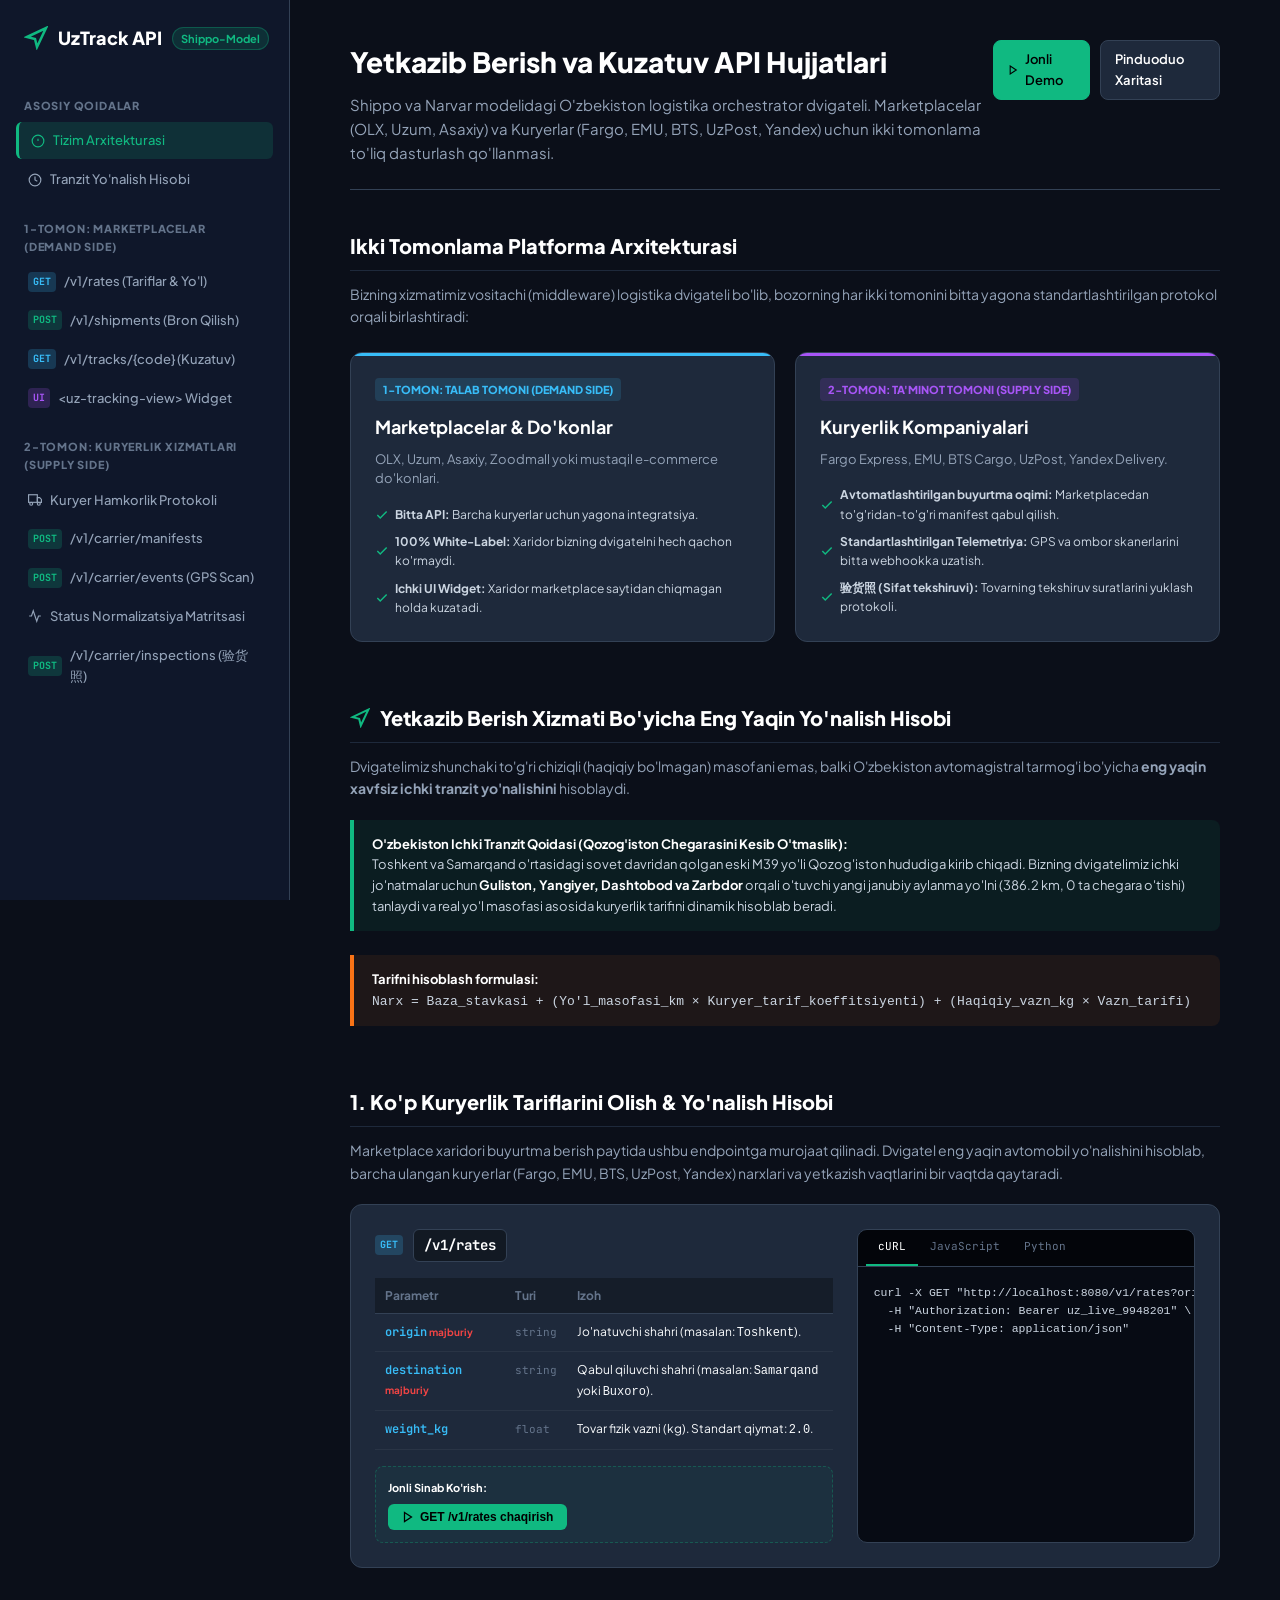
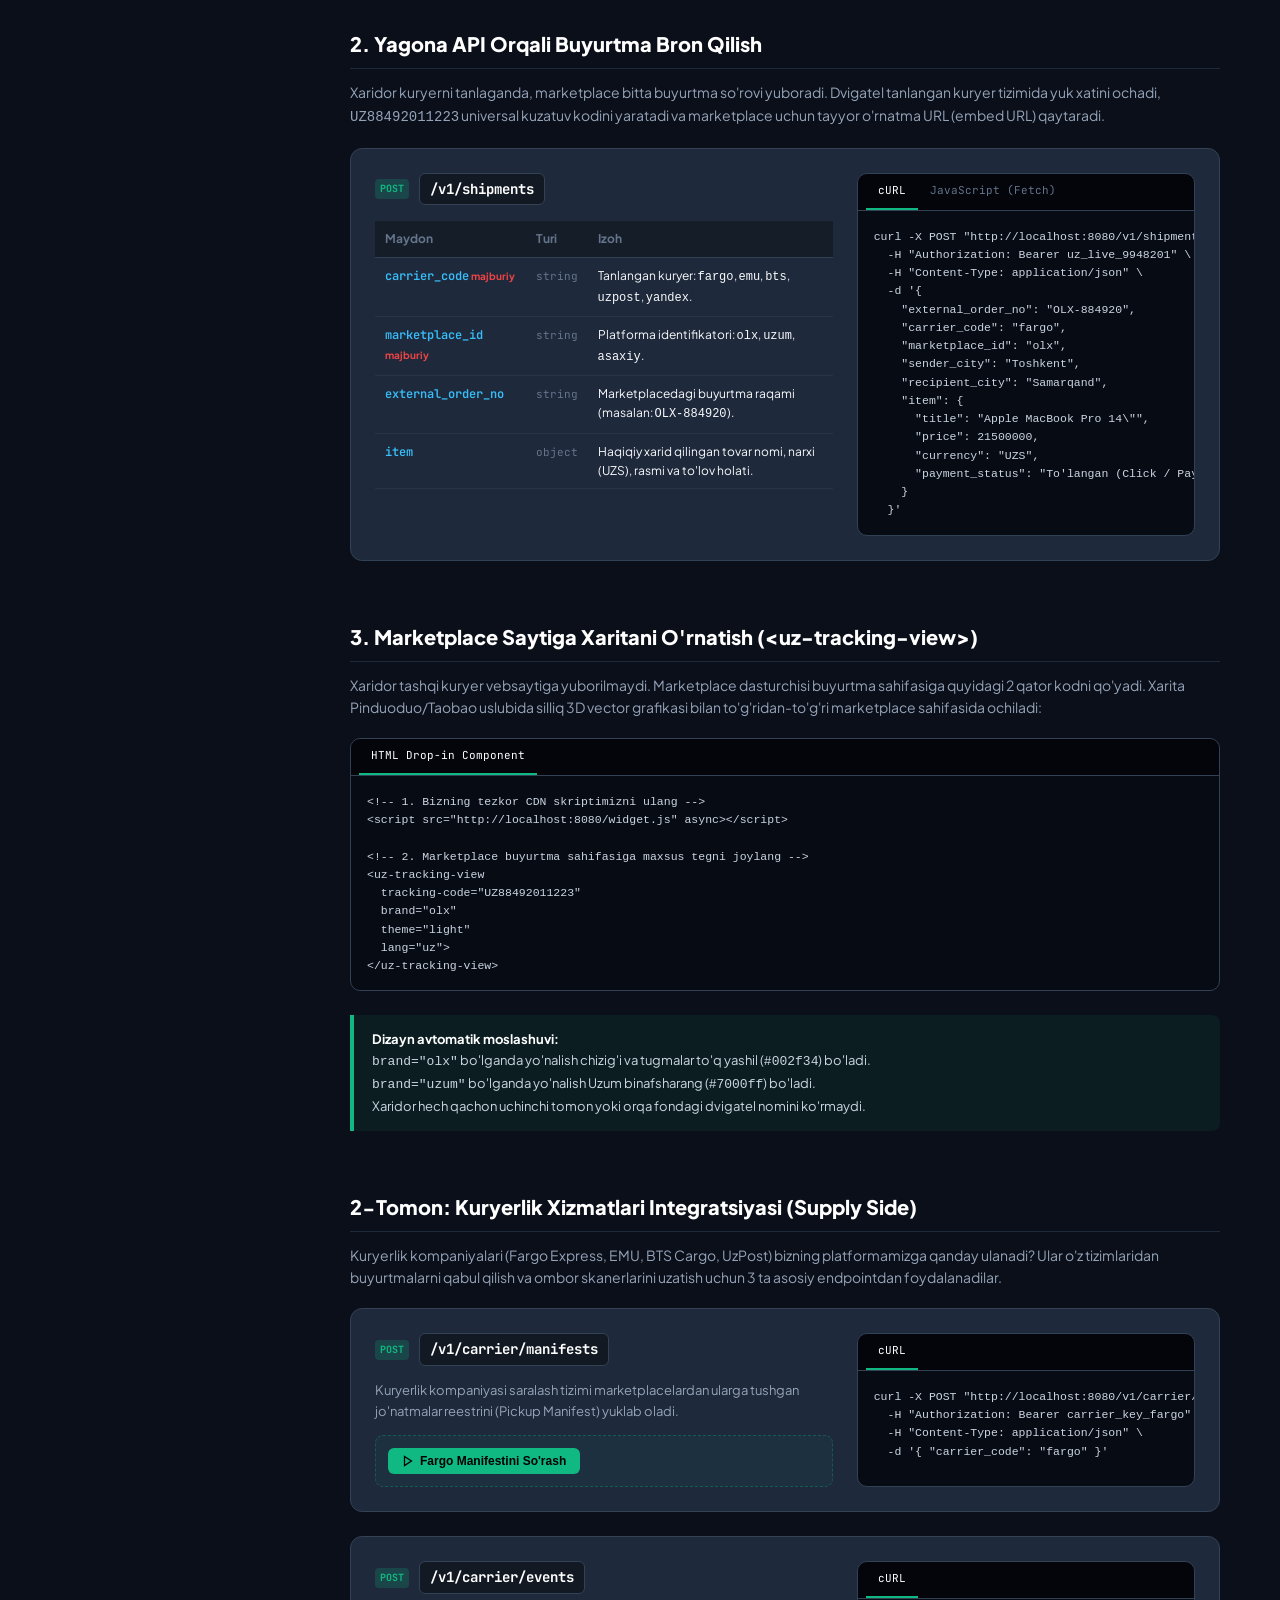
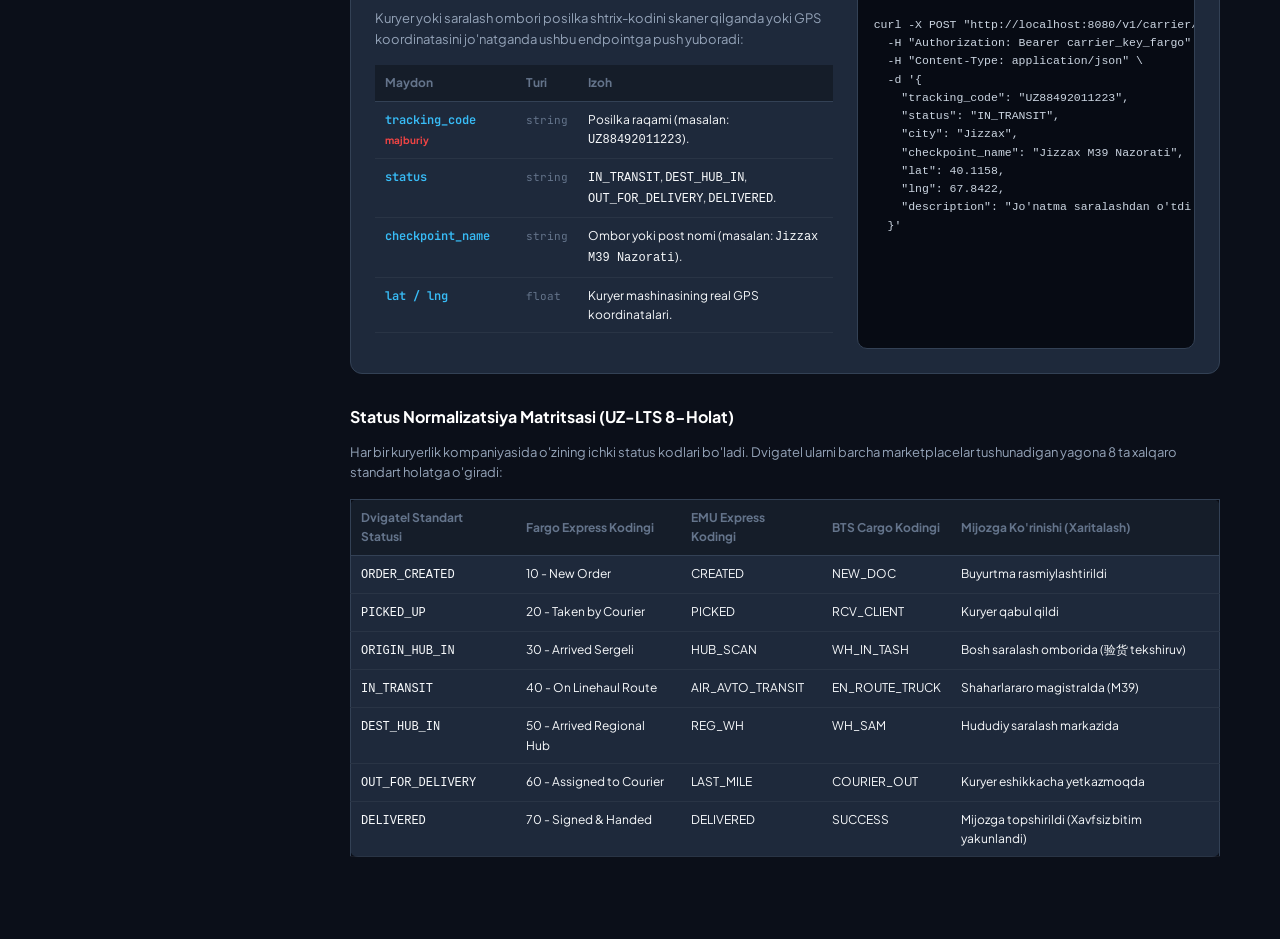
<file: public/docs.html>
<!DOCTYPE html>
<html lang="uz">
<head>
  <meta charset="UTF-8">
  <meta name="viewport" content="width=device-width, initial-scale=1.0">
  <title>UzTrack Developer Documentation | Multi-Carrier Shipping & Tracking API</title>
  <meta name="description" content="Complete Shippo-style API and integration documentation for Marketplaces (Demand Side) and Logistics Couriers (Supply Side) in Uzbekistan.">
  <link rel="preconnect" href="https://fonts.googleapis.com">
  <link rel="preconnect" href="https://fonts.gstatic.com" crossorigin>
  <link href="https://fonts.googleapis.com/css2?family=Plus+Jakarta+Sans:wght@400;500;600;700;800&family=JetBrains+Mono:wght@400;500;600&display=swap" rel="stylesheet">
  <style>
    :root {
      --bg-page: #0b0f19;
      --bg-sidebar: #0f172a;
      --bg-card: #1e293b;
      --bg-code: #070b14;
      --border-color: #334155;
      --border-subtle: #1e293b;
      --text-main: #f8fafc;
      --text-muted: #94a3b8;
      --text-dim: #64748b;
      --accent: #10b981;
      --accent-hover: #059669;
      --accent-glow: rgba(16, 185, 129, 0.15);
      --brand-blue: #38bdf8;
      --brand-purple: #a855f7;
      --brand-orange: #f97316;
      --font-sans: 'Plus Jakarta Sans', -apple-system, BlinkMacSystemFont, sans-serif;
      --font-mono: 'JetBrains Mono', monospace;
    }

    * { box-sizing: border-box; margin: 0; padding: 0; }
    body {
      background-color: var(--bg-page);
      color: var(--text-main);
      font-family: var(--font-sans);
      font-size: 14px;
      line-height: 1.6;
      display: flex;
      min-height: 100vh;
    }

    /* Sidebar Navigation */
    .sidebar {
      width: 290px;
      background: var(--bg-sidebar);
      border-right: 1px solid var(--border-color);
      height: 100vh;
      position: sticky;
      top: 0;
      overflow-y: auto;
      display: flex;
      flex-direction: column;
      flex-shrink: 0;
      padding: 24px 16px;
    }

    .brand-logo {
      display: flex;
      align-items: center;
      gap: 10px;
      text-decoration: none;
      color: #fff;
      font-size: 18px;
      font-weight: 800;
      margin-bottom: 24px;
      padding-left: 8px;
    }

    .brand-badge {
      background: var(--accent-glow);
      color: var(--accent);
      border: 1px solid rgba(16, 185, 129, 0.3);
      font-size: 11px;
      padding: 2px 8px;
      border-radius: 12px;
      font-weight: 700;
    }

    .nav-group-title {
      font-size: 11px;
      font-weight: 800;
      text-transform: uppercase;
      letter-spacing: 0.8px;
      color: var(--text-dim);
      margin: 20px 8px 8px 8px;
    }

    .nav-link {
      display: flex;
      align-items: center;
      gap: 8px;
      padding: 8px 12px;
      color: var(--text-muted);
      text-decoration: none;
      border-radius: 6px;
      font-weight: 500;
      font-size: 13px;
      transition: all 0.15s ease;
      margin-bottom: 2px;
    }

    .nav-link:hover, .nav-link.active {
      background: rgba(255, 255, 255, 0.06);
      color: #fff;
    }

    .nav-link.active {
      border-left: 3px solid var(--accent);
      color: var(--accent);
      background: var(--accent-glow);
    }

    .nav-method {
      font-family: var(--font-mono);
      font-size: 10px;
      font-weight: 700;
      padding: 2px 5px;
      border-radius: 4px;
    }

    .method-get { background: rgba(56, 189, 248, 0.2); color: var(--brand-blue); }
    .method-post { background: rgba(16, 185, 129, 0.2); color: var(--accent); }
    .method-ui { background: rgba(168, 85, 247, 0.2); color: var(--brand-purple); }

    /* Main Content Area */
    .main-content {
      flex: 1;
      padding: 40px 60px;
      max-width: 1200px;
      overflow-y: auto;
    }

    .doc-header {
      border-bottom: 1px solid var(--border-color);
      padding-bottom: 24px;
      margin-bottom: 40px;
      display: flex;
      justify-content: space-between;
      align-items: flex-start;
    }

    .doc-title {
      font-size: 28px;
      font-weight: 800;
      color: #fff;
      margin-bottom: 8px;
    }

    .doc-subtitle {
      font-size: 15px;
      color: var(--text-muted);
      max-width: 780px;
      line-height: 1.6;
    }

    .header-links {
      display: flex;
      gap: 10px;
    }

    .btn-portal {
      display: inline-flex;
      align-items: center;
      gap: 6px;
      background: var(--bg-card);
      border: 1px solid var(--border-color);
      color: #fff;
      text-decoration: none;
      padding: 8px 14px;
      border-radius: 8px;
      font-size: 13px;
      font-weight: 600;
      transition: all 0.2s;
    }

    .btn-portal:hover {
      background: rgba(255, 255, 255, 0.1);
      border-color: #64748b;
    }

    .btn-portal.primary {
      background: var(--accent);
      color: #000;
      border-color: var(--accent);
    }
    .btn-portal.primary:hover {
      background: var(--accent-hover);
    }

    /* Architecture Grid */
    .arch-card-grid {
      display: grid;
      grid-template-columns: 1fr 1fr;
      gap: 20px;
      margin: 24px 0 40px 0;
    }

    .arch-box {
      background: var(--bg-card);
      border: 1px solid var(--border-color);
      border-radius: 12px;
      padding: 24px;
      position: relative;
      overflow: hidden;
    }

    .arch-box::before {
      content: '';
      position: absolute;
      top: 0;
      left: 0;
      right: 0;
      height: 3px;
    }

    .arch-box.demand::before { background: var(--brand-blue); }
    .arch-box.supply::before { background: var(--brand-purple); }

    .arch-badge {
      display: inline-block;
      font-size: 11px;
      font-weight: 800;
      text-transform: uppercase;
      padding: 3px 8px;
      border-radius: 4px;
      margin-bottom: 12px;
    }

    .demand-badge { background: rgba(56, 189, 248, 0.15); color: var(--brand-blue); }
    .supply-badge { background: rgba(168, 85, 247, 0.15); color: var(--brand-purple); }

    .arch-box h3 {
      font-size: 18px;
      font-weight: 700;
      margin-bottom: 8px;
      color: #fff;
    }

    .arch-box p {
      font-size: 13px;
      color: var(--text-muted);
      margin-bottom: 16px;
      line-height: 1.5;
    }

    .arch-list {
      list-style: none;
      display: flex;
      flex-direction: column;
      gap: 8px;
      font-size: 12px;
    }

    .arch-list li {
      display: flex;
      align-items: center;
      gap: 6px;
      color: #cbd5e1;
    }

    .arch-list li svg { color: var(--accent); flex-shrink: 0; }

    /* Section Styling */
    .doc-section {
      margin-bottom: 60px;
      scroll-margin-top: 40px;
    }

    .section-title {
      font-size: 20px;
      font-weight: 800;
      color: #fff;
      display: flex;
      align-items: center;
      gap: 10px;
      margin-bottom: 12px;
      padding-bottom: 8px;
      border-bottom: 1px solid var(--border-subtle);
    }

    .section-desc {
      font-size: 14px;
      color: var(--text-muted);
      margin-bottom: 20px;
      line-height: 1.6;
    }

    /* Two Column Endpoint Layout */
    .endpoint-container {
      display: grid;
      grid-template-columns: 1.15fr 0.85fr;
      gap: 24px;
      background: var(--bg-card);
      border: 1px solid var(--border-color);
      border-radius: 12px;
      padding: 24px;
      margin-bottom: 24px;
    }

    .endpoint-header {
      display: flex;
      align-items: center;
      gap: 10px;
      margin-bottom: 14px;
    }

    .endpoint-path {
      font-family: var(--font-mono);
      font-weight: 700;
      font-size: 14px;
      color: #fff;
      background: rgba(0, 0, 0, 0.4);
      padding: 4px 10px;
      border-radius: 6px;
      border: 1px solid var(--border-color);
    }

    .param-table {
      width: 100%;
      border-collapse: collapse;
      margin: 16px 0;
      font-size: 12px;
    }

    .param-table th {
      text-align: left;
      padding: 8px 10px;
      background: rgba(0, 0, 0, 0.3);
      color: var(--text-dim);
      font-weight: 700;
      border-bottom: 1px solid var(--border-color);
    }

    .param-table td {
      padding: 8px 10px;
      border-bottom: 1px solid rgba(255, 255, 255, 0.05);
      vertical-align: top;
    }

    .param-name {
      font-family: var(--font-mono);
      color: var(--brand-blue);
      font-weight: 600;
    }

    .param-type {
      font-family: var(--font-mono);
      color: var(--text-dim);
      font-size: 11px;
    }

    .param-req {
      color: #ef4444;
      font-size: 10px;
      font-weight: 700;
    }

    /* Code Block & Tabs */
    .code-panel {
      background: var(--bg-code);
      border: 1px solid var(--border-color);
      border-radius: 10px;
      overflow: hidden;
      display: flex;
      flex-direction: column;
    }

    .code-tabs {
      display: flex;
      background: rgba(0, 0, 0, 0.5);
      border-bottom: 1px solid var(--border-color);
      padding: 0 8px;
    }

    .code-tab {
      padding: 8px 12px;
      font-size: 11px;
      font-family: var(--font-mono);
      color: var(--text-dim);
      cursor: pointer;
      border-bottom: 2px solid transparent;
      transition: all 0.2s;
    }

    .code-tab:hover, .code-tab.active {
      color: #fff;
      border-color: var(--accent);
    }

    pre {
      padding: 16px;
      font-family: var(--font-mono);
      font-size: 11.5px;
      line-height: 1.5;
      overflow-x: auto;
      color: #cbd5e1;
    }

    /* Interactive API Try-It Box */
    .try-it-box {
      margin-top: 14px;
      background: rgba(16, 185, 129, 0.05);
      border: 1px dashed rgba(16, 185, 129, 0.3);
      border-radius: 8px;
      padding: 12px;
    }

    .btn-run {
      background: var(--accent);
      color: #000;
      border: none;
      padding: 6px 14px;
      font-size: 12px;
      font-weight: 700;
      border-radius: 6px;
      cursor: pointer;
      display: inline-flex;
      align-items: center;
      gap: 6px;
      transition: all 0.2s;
    }

    .btn-run:hover {
      background: var(--accent-hover);
    }

    /* Callout Alert */
    .callout {
      border-left: 4px solid var(--accent);
      background: rgba(16, 185, 129, 0.08);
      padding: 14px 18px;
      border-radius: 0 8px 8px 0;
      margin: 16px 0 24px 0;
      font-size: 13px;
      color: #cbd5e1;
    }
    .callout.warning {
      border-left-color: var(--brand-orange);
      background: rgba(249, 115, 22, 0.08);
    }
    .callout strong { color: #fff; }

    @media (max-width: 1024px) {
      body { flex-direction: column; }
      .sidebar { width: 100%; height: auto; position: static; }
      .endpoint-container { grid-template-columns: 1fr; }
      .main-content { padding: 24px; }
    }
  </style>
</head>
<body>

  <!-- LEFT SIDEBAR -->
  <aside class="sidebar">
    <a href="/docs.html" class="brand-logo">
      <svg width="24" height="24" viewBox="0 0 24 24" fill="none" stroke="#10b981" stroke-width="2.5"><polygon points="3 11 22 2 13 21 11 13 3 11"></polygon></svg>
      <span>UzTrack API</span>
      <span class="brand-badge">Shippo-Model</span>
    </a>

    <div class="nav-group-title">Asosiy Qoidalar</div>
    <a href="#overview" class="nav-link active">
      <svg width="14" height="14" viewBox="0 0 24 24" fill="none" stroke="currentColor" stroke-width="2"><circle cx="12" cy="12" r="10"></circle><line x1="12" y1="8" x2="12" y2="12"></line><line x1="12" y1="16" x2="12.01" y2="16"></line></svg>
      <span>Tizim Arxitekturasi</span>
    </a>
    <a href="#routing-engine" class="nav-link">
      <svg width="14" height="14" viewBox="0 0 24 24" fill="none" stroke="currentColor" stroke-width="2"><circle cx="12" cy="12" r="10"></circle><polyline points="12 6 12 12 16 14"></polyline></svg>
      <span>Tranzit Yo'nalish Hisobi</span>
    </a>

    <div class="nav-group-title">1-Tomon: Marketplacelar (Demand Side)</div>
    <a href="#rates-api" class="nav-link">
      <span class="nav-method method-get">GET</span>
      <span>/v1/rates (Tariflar & Yo'l)</span>
    </a>
    <a href="#shipments-api" class="nav-link">
      <span class="nav-method method-post">POST</span>
      <span>/v1/shipments (Bron Qilish)</span>
    </a>
    <a href="#tracks-api" class="nav-link">
      <span class="nav-method method-get">GET</span>
      <span>/v1/tracks/{code} (Kuzatuv)</span>
    </a>
    <a href="#embed-widget" class="nav-link">
      <span class="nav-method method-ui">UI</span>
      <span>&lt;uz-tracking-view&gt; Widget</span>
    </a>

    <div class="nav-group-title">2-Tomon: Kuryerlik Xizmatlari (Supply Side)</div>
    <a href="#carrier-overview" class="nav-link">
      <svg width="14" height="14" viewBox="0 0 24 24" fill="none" stroke="currentColor" stroke-width="2"><rect x="1" y="3" width="15" height="13"></rect><polygon points="16 8 20 8 23 11 23 16 16 16 16 8"></polygon><circle cx="5.5" cy="18.5" r="2.5"></circle><circle cx="18.5" cy="18.5" r="2.5"></circle></svg>
      <span>Kuryer Hamkorlik Protokoli</span>
    </a>
    <a href="#carrier-manifests" class="nav-link">
      <span class="nav-method method-post">POST</span>
      <span>/v1/carrier/manifests</span>
    </a>
    <a href="#carrier-events" class="nav-link">
      <span class="nav-method method-post">POST</span>
      <span>/v1/carrier/events (GPS Scan)</span>
    </a>
    <a href="#status-normalization" class="nav-link">
      <svg width="14" height="14" viewBox="0 0 24 24" fill="none" stroke="currentColor" stroke-width="2"><polyline points="22 12 18 12 15 21 9 3 6 12 2 12"></polyline></svg>
      <span>Status Normalizatsiya Matritsasi</span>
    </a>
    <a href="#carrier-inspections" class="nav-link">
      <span class="nav-method method-post">POST</span>
      <span>/v1/carrier/inspections (验货照)</span>
    </a>
  </aside>

  <!-- MAIN DOCUMENTATION CONTENT -->
  <main class="main-content">
    
    <div class="doc-header">
      <div>
        <h1 class="doc-title">Yetkazib Berish va Kuzatuv API Hujjatlari</h1>
        <p class="doc-subtitle">
          Shippo va Narvar modelidagi O'zbekiston logistika orchestrator dvigateli. Marketplacelar (OLX, Uzum, Asaxiy) va Kuryerlar (Fargo, EMU, BTS, UzPost, Yandex) uchun ikki tomonlama to'liq dasturlash qo'llanmasi.
        </p>
      </div>
      <div class="header-links">
        <a href="/marketplace-demo.html" class="btn-portal primary" target="_blank">
          <svg width="14" height="14" viewBox="0 0 24 24" fill="none" stroke="currentColor" stroke-width="2.5"><polygon points="5 3 19 12 5 21 5 3"></polygon></svg>
          <span>Jonli Demo</span>
        </a>
        <a href="/" class="btn-portal" target="_blank">
          <span>Pinduoduo Xaritasi</span>
        </a>
      </div>
    </div>

    <!-- 1. ARCHITECTURE OVERVIEW -->
    <section id="overview" class="doc-section">
      <h2 class="section-title">Ikki Tomonlama Platforma Arxitekturasi</h2>
      <p class="section-desc">
        Bizning xizmatimiz vositachi (middleware) logistika dvigateli bo'lib, bozorning har ikki tomonini bitta yagona standartlashtirilgan protokol orqali birlashtiradi:
      </p>

      <div class="arch-card-grid">
        <!-- Demand Side Box -->
        <div class="arch-box demand">
          <span class="arch-badge demand-badge">1-Tomon: Talab Tomoni (Demand Side)</span>
          <h3>Marketplacelar & Do'konlar</h3>
          <p>OLX, Uzum, Asaxiy, Zoodmall yoki mustaqil e-commerce do'konlari.</p>
          <ul class="arch-list">
            <li>
              <svg width="14" height="14" viewBox="0 0 24 24" fill="none" stroke="currentColor" stroke-width="2.5"><polyline points="20 6 9 17 4 12"></polyline></svg>
              <span><strong>Bitta API:</strong> Barcha kuryerlar uchun yagona integratsiya.</span>
            </li>
            <li>
              <svg width="14" height="14" viewBox="0 0 24 24" fill="none" stroke="currentColor" stroke-width="2.5"><polyline points="20 6 9 17 4 12"></polyline></svg>
              <span><strong>100% White-Label:</strong> Xaridor bizning dvigatelni hech qachon ko'rmaydi.</span>
            </li>
            <li>
              <svg width="14" height="14" viewBox="0 0 24 24" fill="none" stroke="currentColor" stroke-width="2.5"><polyline points="20 6 9 17 4 12"></polyline></svg>
              <span><strong>Ichki UI Widget:</strong> Xaridor marketplace saytidan chiqmagan holda kuzatadi.</span>
            </li>
          </ul>
        </div>

        <!-- Supply Side Box -->
        <div class="arch-box supply">
          <span class="arch-badge supply-badge">2-Tomon: Ta'minot Tomoni (Supply Side)</span>
          <h3>Kuryerlik Kompaniyalari</h3>
          <p>Fargo Express, EMU, BTS Cargo, UzPost, Yandex Delivery.</p>
          <ul class="arch-list">
            <li>
              <svg width="14" height="14" viewBox="0 0 24 24" fill="none" stroke="currentColor" stroke-width="2.5"><polyline points="20 6 9 17 4 12"></polyline></svg>
              <span><strong>Avtomatlashtirilgan buyurtma oqimi:</strong> Marketplacedan to'g'ridan-to'g'ri manifest qabul qilish.</span>
            </li>
            <li>
              <svg width="14" height="14" viewBox="0 0 24 24" fill="none" stroke="currentColor" stroke-width="2.5"><polyline points="20 6 9 17 4 12"></polyline></svg>
              <span><strong>Standartlashtirilgan Telemetriya:</strong> GPS va ombor skanerlarini bitta webhookka uzatish.</span>
            </li>
            <li>
              <svg width="14" height="14" viewBox="0 0 24 24" fill="none" stroke="currentColor" stroke-width="2.5"><polyline points="20 6 9 17 4 12"></polyline></svg>
              <span><strong>验货照 (Sifat tekshiruvi):</strong> Tovarning tekshiruv suratlarini yuklash protokoli.</span>
            </li>
          </ul>
        </div>
      </div>
    </section>

    <!-- 2. ROUTING ENGINE EXPLANATION -->
    <section id="routing-engine" class="doc-section">
      <h2 class="section-title">
        <svg width="20" height="20" viewBox="0 0 24 24" fill="none" stroke="#10b981" stroke-width="2.5"><polygon points="3 11 22 2 13 21 11 13 3 11"></polygon></svg>
        <span>Yetkazib Berish Xizmati Bo'yicha Eng Yaqin Yo'nalish Hisobi</span>
      </h2>
      <p class="section-desc">
        Dvigatelimiz shunchaki to'g'ri chiziqli (haqiqiy bo'lmagan) masofani emas, balki O'zbekiston avtomagistral tarmog'i bo'yicha <strong>eng yaqin xavfsiz ichki tranzit yo'nalishini</strong> hisoblaydi.
      </p>

      <div class="callout">
        <strong>O'zbekiston Ichki Tranzit Qoidasi (Qozog'iston Chegarasini Kesib O'tmaslik):</strong><br>
        Toshkent va Samarqand o'rtasidagi sovet davridan qolgan eski M39 yo'li Qozog'iston hududiga kirib chiqadi. Bizning dvigatelimiz ichki jo'natmalar uchun <strong>Guliston, Yangiyer, Dashtobod va Zarbdor</strong> orqali o'tuvchi yangi janubiy aylanma yo'lni (386.2 km, 0 ta chegara o'tishi) tanlaydi va real yo'l masofasi asosida kuryerlik tarifini dinamik hisoblab beradi.
      </div>

      <div class="callout warning">
        <strong>Tarifni hisoblash formulasi:</strong><br>
        <code>Narx = Baza_stavkasi + (Yo'l_masofasi_km × Kuryer_tarif_koeffitsiyenti) + (Haqiqiy_vazn_kg × Vazn_tarifi)</code>
      </div>
    </section>

    <!-- 3. DEMAND SIDE: GET /v1/rates -->
    <section id="rates-api" class="doc-section">
      <h2 class="section-title">1. Ko'p Kuryerlik Tariflarini Olish & Yo'nalish Hisobi</h2>
      <p class="section-desc">
        Marketplace xaridori buyurtma berish paytida ushbu endpointga murojaat qilinadi. Dvigatel eng yaqin avtomobil yo'nalishini hisoblab, barcha ulangan kuryerlar (Fargo, EMU, BTS, UzPost, Yandex) narxlari va yetkazish vaqtlarini bir vaqtda qaytaradi.
      </p>

      <div class="endpoint-container">
        <div>
          <div class="endpoint-header">
            <span class="nav-method method-get">GET</span>
            <span class="endpoint-path">/v1/rates</span>
          </div>

          <table class="param-table">
            <thead>
              <tr><th>Parametr</th><th>Turi</th><th>Izoh</th></tr>
            </thead>
            <tbody>
              <tr>
                <td><span class="param-name">origin</span> <span class="param-req">majburiy</span></td>
                <td><span class="param-type">string</span></td>
                <td>Jo'natuvchi shahri (masalan: <code>Toshkent</code>).</td>
              </tr>
              <tr>
                <td><span class="param-name">destination</span> <span class="param-req">majburiy</span></td>
                <td><span class="param-type">string</span></td>
                <td>Qabul qiluvchi shahri (masalan: <code>Samarqand</code> yoki <code>Buxoro</code>).</td>
              </tr>
              <tr>
                <td><span class="param-name">weight_kg</span></td>
                <td><span class="param-type">float</span></td>
                <td>Tovar fizik vazni (kg). Standart qiymat: <code>2.0</code>.</td>
              </tr>
            </tbody>
          </table>

          <div class="try-it-box">
            <div style="font-size: 11px; font-weight: 700; color: #fff; margin-bottom: 8px;">Jonli Sinab Ko'rish:</div>
            <div style="display: flex; gap: 8px;">
              <button class="btn-run" onclick="testLiveRates()">
                <svg width="12" height="12" viewBox="0 0 24 24" fill="none" stroke="currentColor" stroke-width="2.5"><polygon points="5 3 19 12 5 21 5 3"></polygon></svg>
                <span>GET /v1/rates chaqirish</span>
              </button>
            </div>
          </div>
        </div>

        <div class="code-panel">
          <div class="code-tabs">
            <div class="code-tab active">cURL</div>
            <div class="code-tab">JavaScript</div>
            <div class="code-tab">Python</div>
          </div>
          <pre id="rates-code-block"><code>curl -X GET "http://localhost:8080/v1/rates?origin=Toshkent&destination=Samarqand&weight_kg=2.0" \
  -H "Authorization: Bearer uz_live_9948201" \
  -H "Content-Type: application/json"</code></pre>
        </div>
      </div>
    </section>

    <!-- 4. DEMAND SIDE: POST /v1/shipments -->
    <section id="shipments-api" class="doc-section">
      <h2 class="section-title">2. Yagona API Orqali Buyurtma Bron Qilish</h2>
      <p class="section-desc">
        Xaridor kuryerni tanlaganda, marketplace bitta buyurtma so'rovi yuboradi. Dvigatel tanlangan kuryer tizimida yuk xatini ochadi, <code>UZ88492011223</code> universal kuzatuv kodini yaratadi va marketplace uchun tayyor o'rnatma URL (embed URL) qaytaradi.
      </p>

      <div class="endpoint-container">
        <div>
          <div class="endpoint-header">
            <span class="nav-method method-post">POST</span>
            <span class="endpoint-path">/v1/shipments</span>
          </div>

          <table class="param-table">
            <thead>
              <tr><th>Maydon</th><th>Turi</th><th>Izoh</th></tr>
            </thead>
            <tbody>
              <tr>
                <td><span class="param-name">carrier_code</span> <span class="param-req">majburiy</span></td>
                <td><span class="param-type">string</span></td>
                <td>Tanlangan kuryer: <code>fargo</code>, <code>emu</code>, <code>bts</code>, <code>uzpost</code>, <code>yandex</code>.</td>
              </tr>
              <tr>
                <td><span class="param-name">marketplace_id</span> <span class="param-req">majburiy</span></td>
                <td><span class="param-type">string</span></td>
                <td>Platforma identifikatori: <code>olx</code>, <code>uzum</code>, <code>asaxiy</code>.</td>
              </tr>
              <tr>
                <td><span class="param-name">external_order_no</span></td>
                <td><span class="param-type">string</span></td>
                <td>Marketplacedagi buyurtma raqami (masalan: <code>OLX-884920</code>).</td>
              </tr>
              <tr>
                <td><span class="param-name">item</span></td>
                <td><span class="param-type">object</span></td>
                <td>Haqiqiy xarid qilingan tovar nomi, narxi (UZS), rasmi va to'lov holati.</td>
              </tr>
            </tbody>
          </table>
        </div>

        <div class="code-panel">
          <div class="code-tabs">
            <div class="code-tab active">cURL</div>
            <div class="code-tab">JavaScript (Fetch)</div>
          </div>
          <pre><code>curl -X POST "http://localhost:8080/v1/shipments" \
  -H "Authorization: Bearer uz_live_9948201" \
  -H "Content-Type: application/json" \
  -d '{
    "external_order_no": "OLX-884920",
    "carrier_code": "fargo",
    "marketplace_id": "olx",
    "sender_city": "Toshkent",
    "recipient_city": "Samarqand",
    "item": {
      "title": "Apple MacBook Pro 14\"",
      "price": 21500000,
      "currency": "UZS",
      "payment_status": "To'langan (Click / Payme)"
    }
  }'</code></pre>
        </div>
      </div>
    </section>

    <!-- 5. DEMAND SIDE: EMBEDDED WIDGET SDK -->
    <section id="embed-widget" class="doc-section">
      <h2 class="section-title">3. Marketplace Saytiga Xaritani O'rnatish (&lt;uz-tracking-view&gt;)</h2>
      <p class="section-desc">
        Xaridor tashqi kuryer vebsaytiga yuborilmaydi. Marketplace dasturchisi buyurtma sahifasiga quyidagi 2 qator kodni qo'yadi. Xarita Pinduoduo/Taobao uslubida silliq 3D vector grafikasi bilan to'g'ridan-to'g'ri marketplace sahifasida ochiladi:
      </p>

      <div class="code-panel" style="margin-bottom: 24px;">
        <div class="code-tabs">
          <div class="code-tab active">HTML Drop-in Component</div>
        </div>
        <pre><code>&lt;!-- 1. Bizning tezkor CDN skriptimizni ulang --&gt;
&lt;script src="http://localhost:8080/widget.js" async&gt;&lt;/script&gt;

&lt;!-- 2. Marketplace buyurtma sahifasiga maxsus tegni joylang --&gt;
&lt;uz-tracking-view 
  tracking-code="UZ88492011223" 
  brand="olx" 
  theme="light" 
  lang="uz"&gt;
&lt;/uz-tracking-view&gt;</code></pre>
      </div>

      <div class="callout">
        <strong>Dizayn avtomatik moslashuvi:</strong><br>
        <code>brand="olx"</code> bo'lganda yo'nalish chizig'i va tugmalar to'q yashil (<code>#002f34</code>) bo'ladi.<br>
        <code>brand="uzum"</code> bo'lganda yo'nalish Uzum binafsharang (<code>#7000ff</code>) bo'ladi.<br>
        Xaridor hech qachon uchinchi tomon yoki orqa fondagi dvigatel nomini ko'rmaydi.
      </div>
    </section>

    <!-- 6. SUPPLY SIDE: CARRIER PARTNER INTEGRATION -->
    <section id="carrier-overview" class="doc-section">
      <h2 class="section-title">2-Tomon: Kuryerlik Xizmatlari Integratsiyasi (Supply Side)</h2>
      <p class="section-desc">
        Kuryerlik kompaniyalari (Fargo Express, EMU, BTS Cargo, UzPost) bizning platformamizga qanday ulanadi? Ular o'z tizimlaridan buyurtmalarni qabul qilish va ombor skanerlarini uzatish uchun 3 ta asosiy endpointdan foydalanadilar.
      </p>

      <!-- Carrier Manifests -->
      <div id="carrier-manifests" class="endpoint-container">
        <div>
          <div class="endpoint-header">
            <span class="nav-method method-post">POST</span>
            <span class="endpoint-path">/v1/carrier/manifests</span>
          </div>
          <p style="font-size: 13px; color: var(--text-muted); margin-bottom: 12px;">
            Kuryerlik kompaniyasi saralash tizimi marketplacelardan ularga tushgan jo'natmalar reestrini (Pickup Manifest) yuklab oladi.
          </p>
          <div class="try-it-box">
            <button class="btn-run" onclick="testLiveManifest()">
              <svg width="12" height="12" viewBox="0 0 24 24" fill="none" stroke="currentColor" stroke-width="2.5"><polygon points="5 3 19 12 5 21 5 3"></polygon></svg>
              <span>Fargo Manifestini So'rash</span>
            </button>
          </div>
        </div>

        <div class="code-panel">
          <div class="code-tabs">
            <div class="code-tab active">cURL</div>
          </div>
          <pre><code>curl -X POST "http://localhost:8080/v1/carrier/manifests" \
  -H "Authorization: Bearer carrier_key_fargo" \
  -H "Content-Type: application/json" \
  -d '{ "carrier_code": "fargo" }'</code></pre>
        </div>
      </div>

      <!-- Carrier Telemetry Scan -->
      <div id="carrier-events" class="endpoint-container">
        <div>
          <div class="endpoint-header">
            <span class="nav-method method-post">POST</span>
            <span class="endpoint-path">/v1/carrier/events</span>
          </div>
          <p style="font-size: 13px; color: var(--text-muted); margin-bottom: 12px;">
            Kuryer yoki saralash ombori posilka shtrix-kodini skaner qilganda yoki GPS koordinatasini jo'natganda ushbu endpointga push yuboradi:
          </p>

          <table class="param-table">
            <thead>
              <tr><th>Maydon</th><th>Turi</th><th>Izoh</th></tr>
            </thead>
            <tbody>
              <tr>
                <td><span class="param-name">tracking_code</span> <span class="param-req">majburiy</span></td>
                <td><span class="param-type">string</span></td>
                <td>Posilka raqami (masalan: <code>UZ88492011223</code>).</td>
              </tr>
              <tr>
                <td><span class="param-name">status</span></td>
                <td><span class="param-type">string</span></td>
                <td><code>IN_TRANSIT</code>, <code>DEST_HUB_IN</code>, <code>OUT_FOR_DELIVERY</code>, <code>DELIVERED</code>.</td>
              </tr>
              <tr>
                <td><span class="param-name">checkpoint_name</span></td>
                <td><span class="param-type">string</span></td>
                <td>Ombor yoki post nomi (masalan: <code>Jizzax M39 Nazorati</code>).</td>
              </tr>
              <tr>
                <td><span class="param-name">lat / lng</span></td>
                <td><span class="param-type">float</span></td>
                <td>Kuryer mashinasining real GPS koordinatalari.</td>
              </tr>
            </tbody>
          </table>
        </div>

        <div class="code-panel">
          <div class="code-tabs">
            <div class="code-tab active">cURL</div>
          </div>
          <pre><code>curl -X POST "http://localhost:8080/v1/carrier/events" \
  -H "Authorization: Bearer carrier_key_fargo" \
  -H "Content-Type: application/json" \
  -d '{
    "tracking_code": "UZ88492011223",
    "status": "IN_TRANSIT",
    "city": "Jizzax",
    "checkpoint_name": "Jizzax M39 Nazorati",
    "lat": 40.1158,
    "lng": 67.8422,
    "description": "Jo'natma saralashdan o'tdi va Samarqandga yo'l oldi."
  }'</code></pre>
        </div>
      </div>

      <!-- Status Normalization Matrix -->
      <div id="status-normalization" style="margin-top: 30px;">
        <h3 style="font-size: 16px; font-weight: 700; color: #fff; margin-bottom: 12px;">Status Normalizatsiya Matritsasi (UZ-LTS 8-Holat)</h3>
        <p style="font-size: 13px; color: var(--text-muted); margin-bottom: 16px;">
          Har bir kuryerlik kompaniyasida o'zining ichki status kodlari bo'ladi. Dvigatel ularni barcha marketplacelar tushunadigan yagona 8 ta xalqaro standart holatga o'giradi:
        </p>

        <table class="param-table" style="background: var(--bg-card); border-radius: 8px; border: 1px solid var(--border-color);">
          <thead>
            <tr>
              <th>Dvigatel Standart Statusi</th>
              <th>Fargo Express Kodingi</th>
              <th>EMU Express Kodingi</th>
              <th>BTS Cargo Kodingi</th>
              <th>Mijozga Ko'rinishi (Xaritalash)</th>
            </tr>
          </thead>
          <tbody>
            <tr>
              <td><code>ORDER_CREATED</code></td>
              <td>10 - New Order</td>
              <td>CREATED</td>
              <td>NEW_DOC</td>
              <td>Buyurtma rasmiylashtirildi</td>
            </tr>
            <tr>
              <td><code>PICKED_UP</code></td>
              <td>20 - Taken by Courier</td>
              <td>PICKED</td>
              <td>RCV_CLIENT</td>
              <td>Kuryer qabul qildi</td>
            </tr>
            <tr>
              <td><code>ORIGIN_HUB_IN</code></td>
              <td>30 - Arrived Sergeli</td>
              <td>HUB_SCAN</td>
              <td>WH_IN_TASH</td>
              <td>Bosh saralash omborida (验货 tekshiruv)</td>
            </tr>
            <tr>
              <td><code>IN_TRANSIT</code></td>
              <td>40 - On Linehaul Route</td>
              <td>AIR_AVTO_TRANSIT</td>
              <td>EN_ROUTE_TRUCK</td>
              <td>Shaharlararo magistralda (M39)</td>
            </tr>
            <tr>
              <td><code>DEST_HUB_IN</code></td>
              <td>50 - Arrived Regional Hub</td>
              <td>REG_WH</td>
              <td>WH_SAM</td>
              <td>Hududiy saralash markazida</td>
            </tr>
            <tr>
              <td><code>OUT_FOR_DELIVERY</code></td>
              <td>60 - Assigned to Courier</td>
              <td>LAST_MILE</td>
              <td>COURIER_OUT</td>
              <td>Kuryer eshikkacha yetkazmoqda</td>
            </tr>
            <tr>
              <td><code>DELIVERED</code></td>
              <td>70 - Signed & Handed</td>
              <td>DELIVERED</td>
              <td>SUCCESS</td>
              <td>Mijozga topshirildi (Xavfsiz bitim yakunlandi)</td>
            </tr>
          </tbody>
        </table>
      </div>

    </section>

    <!-- LIVE CONSOLE OUTPUT MODAL -->
    <div id="live-response-box" style="display: none; background: #000; border: 1px solid var(--accent); border-radius: 8px; padding: 16px; margin-top: 24px;">
      <div style="display: flex; justify-content: space-between; align-items: center; margin-bottom: 10px;">
        <span style="font-weight: 700; color: var(--accent); font-size: 12px; font-family: var(--font-mono);">Server Jonli Javobi (HTTP 200 OK):</span>
        <button onclick="document.getElementById('live-response-box').style.display='none'" style="background: none; border: none; color: #fff; cursor: pointer;">✕</button>
      </div>
      <pre id="live-response-json" style="max-height: 250px; overflow-y: auto; color: #34d399;"></pre>
    </div>

  </main>

  <script>
    async function testLiveRates() {
      const box = document.getElementById('live-response-box');
      const out = document.getElementById('live-response-json');
      box.style.display = 'block';
      out.innerText = 'Yuklanmoqda...';

      try {
        const res = await fetch('/v1/rates?origin=Toshkent&destination=Samarqand&weight_kg=2.0');
        const data = await res.json();
        out.innerText = JSON.stringify(data, null, 2);
      } catch (e) {
        out.innerText = 'Xatolik: ' + e.message;
      }
    }

    async function testLiveManifest() {
      const box = document.getElementById('live-response-box');
      const out = document.getElementById('live-response-json');
      box.style.display = 'block';
      out.innerText = 'Manifest so\'ralmoqda...';

      try {
        const res = await fetch('/v1/carrier/manifests', {
          method: 'POST',
          headers: { 'Content-Type': 'application/json' },
          body: JSON.stringify({ carrier_code: 'fargo' })
        });
        const data = await res.json();
        out.innerText = JSON.stringify(data, null, 2);
      } catch (e) {
        out.innerText = 'Xatolik: ' + e.message;
      }
    }
  </script>

</body>
</html>
</file>
